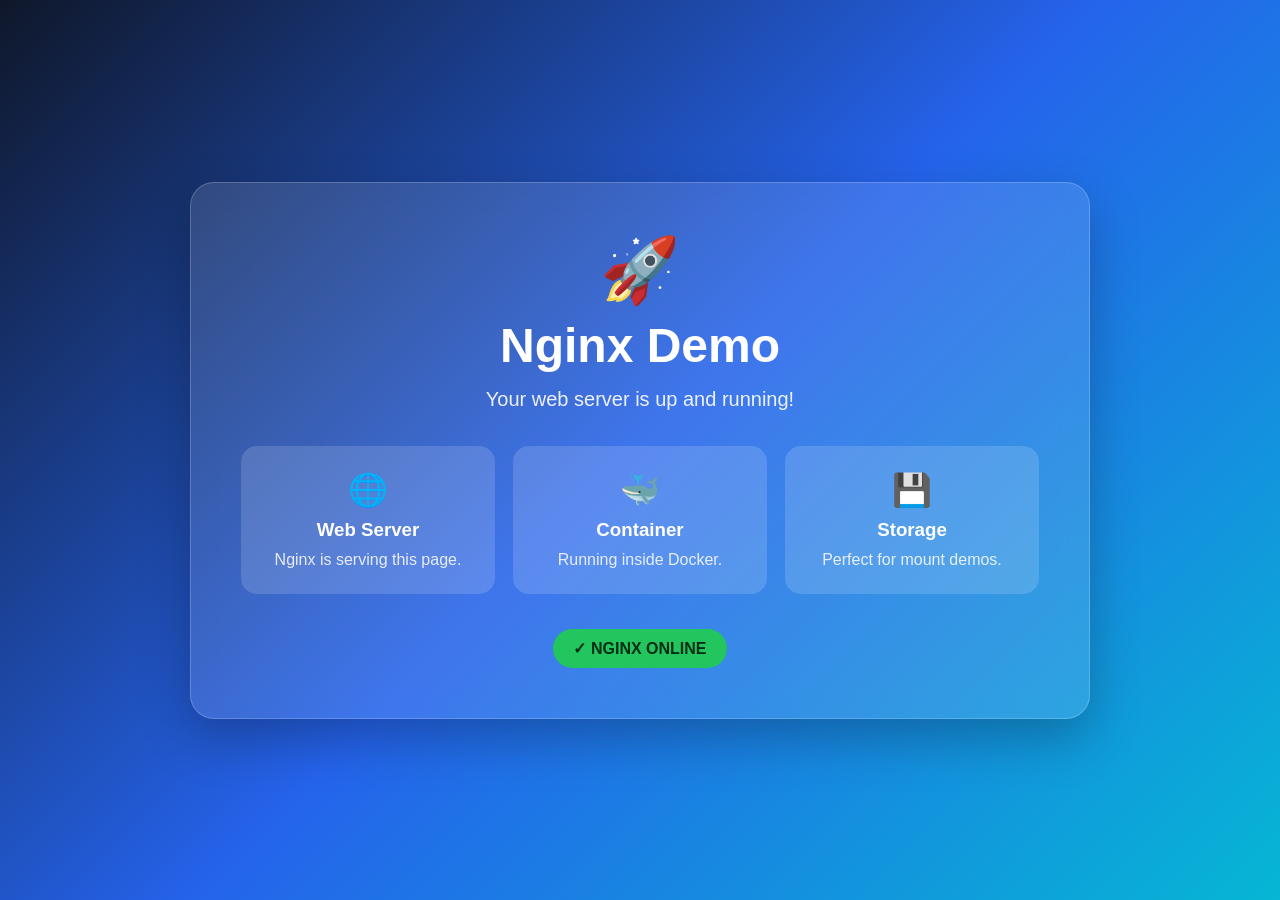
<file: nginx/index.html>
<!DOCTYPE html>
<html lang="en">
<head>
<meta charset="UTF-8">
<meta name="viewport" content="width=device-width, initial-scale=1.0">
<title>Nginx Demo</title>
<style>
*{box-sizing:border-box}body{margin:0;min-height:100vh;font-family:Arial,sans-serif;
background:linear-gradient(135deg,#0f172a,#2563eb,#06b6d4);color:white;
display:flex;align-items:center;justify-content:center}.container{width:90%;max-width:900px}
.hero{background:rgba(255,255,255,.12);backdrop-filter:blur(12px);border:1px solid rgba(255,255,255,.2);
border-radius:24px;padding:50px;text-align:center;box-shadow:0 20px 50px rgba(0,0,0,.25)}
.logo{font-size:64px;margin-bottom:10px}h1{margin:0;font-size:48px}.subtitle{font-size:20px;opacity:.9;margin:15px 0 35px}
.cards{display:grid;grid-template-columns:repeat(3,1fr);gap:18px}.card{background:rgba(255,255,255,.15);border-radius:16px;padding:25px 15px}
.card h3{margin:10px 0}.card p{margin:0;opacity:.85}.badge{display:inline-block;margin-top:35px;padding:10px 20px;
border-radius:999px;background:#22c55e;color:#052e16;font-weight:bold}
@media(max-width:650px){h1{font-size:36px}.hero{padding:30px 20px}.cards{grid-template-columns:1fr}}
</style>
</head>
<body>
<div class="container"><div class="hero">
<div class="logo">🚀</div><h1>Nginx Demo</h1>
<div class="subtitle">Your web server is up and running!</div>
<div class="cards">
<div class="card"><div style="font-size:32px">🌐</div><h3>Web Server</h3><p>Nginx is serving this page.</p></div>
<div class="card"><div style="font-size:32px">🐳</div><h3>Container</h3><p>Running inside Docker.</p></div>
<div class="card"><div style="font-size:32px">💾</div><h3>Storage</h3><p>Perfect for mount demos.</p></div>
</div>
<div class="badge">✓ NGINX ONLINE</div>
</div></div>
</body></html>
</file>
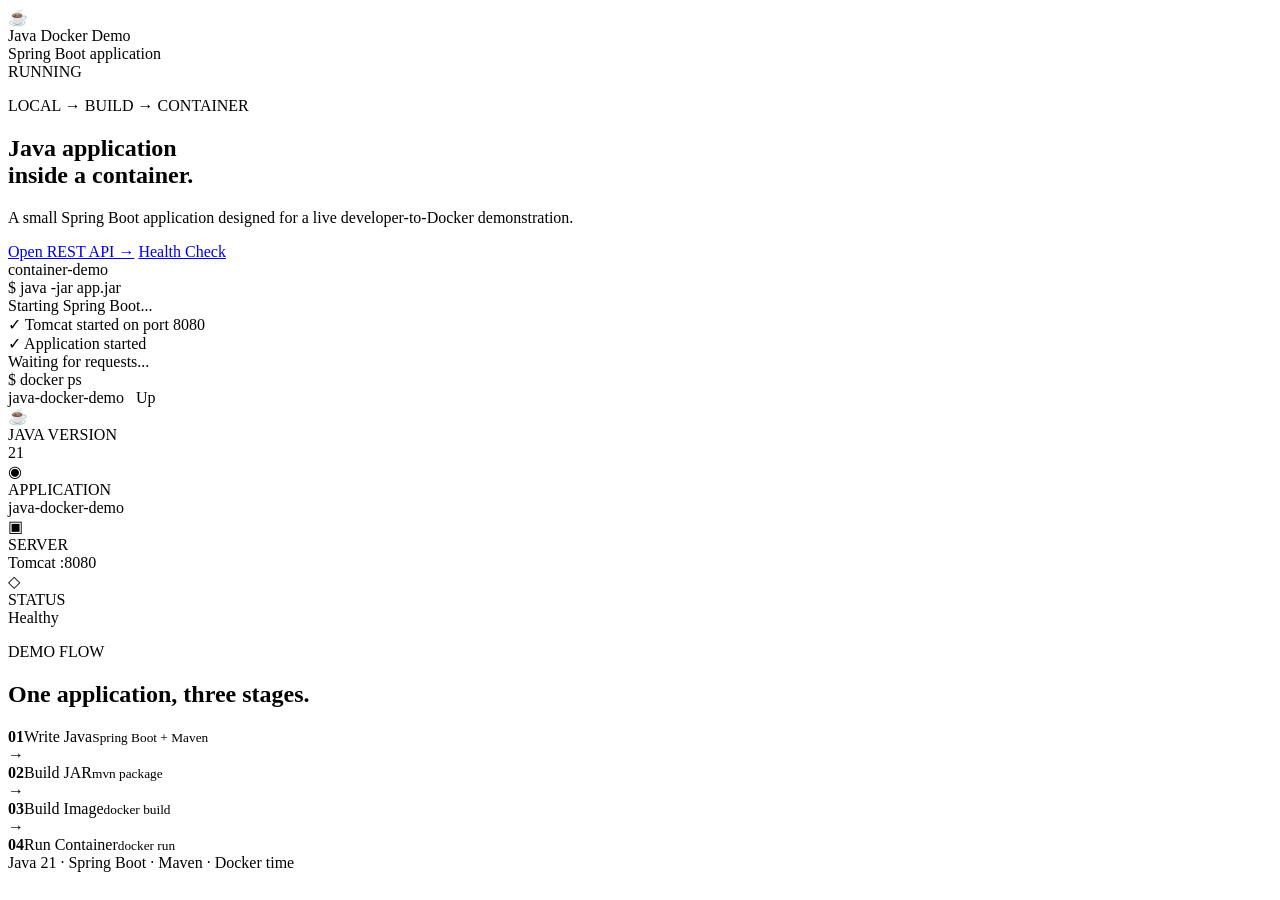
<file: javaapp/src/main/resources/templates/index.html>
<!DOCTYPE html>
<html lang="en" xmlns:th="http://www.thymeleaf.org">
<head>
    <meta charset="UTF-8">
    <meta name="viewport" content="width=device-width, initial-scale=1.0">
    <title>Java Docker Demo</title>
    <link rel="stylesheet" th:href="@{/css/style.css}">
</head>
<body>
<div class="page">
    <header class="topbar">
        <div class="brand">
            <div class="logo">☕</div>
            <div>
                <div class="brand-title">Java Docker Demo</div>
                <div class="brand-subtitle">Spring Boot application</div>
            </div>
        </div>
        <div class="badge"><span></span> RUNNING</div>
    </header>

    <main>
        <section class="hero">
            <div>
                <p class="eyebrow">LOCAL → BUILD → CONTAINER</p>
                <h1>Java application<br><strong>inside a container.</strong></h1>
                <p class="lead">
                    A small Spring Boot application designed for a live
                    developer-to-Docker demonstration.
                </p>
                <div class="actions">
                    <a class="button primary" href="/api/hello" target="_blank">Open REST API →</a>
                    <a class="button secondary" href="/actuator/health" target="_blank">Health Check</a>
                </div>
            </div>

            <div class="terminal">
                <div class="terminal-head">
                    <div class="dots"><i></i><i></i><i></i></div>
                    <span>container-demo</span>
                </div>
                <div class="terminal-body">
                    <div><span class="prompt">$</span> java -jar app.jar</div>
                    <div class="muted">Starting Spring Boot...</div>
                    <div class="success">✓ Tomcat started on port 8080</div>
                    <div class="success">✓ Application started</div>
                    <div class="muted">Waiting for requests...</div>
                    <div><span class="prompt">$</span> docker ps</div>
                    <div class="success">java-docker-demo&nbsp;&nbsp; Up</div>
                </div>
            </div>
        </section>

        <section class="cards">
            <div class="card">
                <div class="card-icon">☕</div>
                <div class="label">JAVA VERSION</div>
                <div class="value" th:text="${javaVersion}">21</div>
            </div>
            <div class="card">
                <div class="card-icon">◉</div>
                <div class="label">APPLICATION</div>
                <div class="value" th:text="${applicationName}">java-docker-demo</div>
            </div>
            <div class="card">
                <div class="card-icon">▣</div>
                <div class="label">SERVER</div>
                <div class="value">Tomcat :8080</div>
            </div>
            <div class="card">
                <div class="card-icon">◇</div>
                <div class="label">STATUS</div>
                <div class="value online">Healthy</div>
            </div>
        </section>

        <section class="architecture">
            <div>
                <p class="eyebrow">DEMO FLOW</p>
                <h2>One application, three stages.</h2>
            </div>
            <div class="flow">
                <div class="flow-item"><b>01</b><span>Write Java</span><small>Spring Boot + Maven</small></div>
                <div class="arrow">→</div>
                <div class="flow-item"><b>02</b><span>Build JAR</span><small>mvn package</small></div>
                <div class="arrow">→</div>
                <div class="flow-item"><b>03</b><span>Build Image</span><small>docker build</small></div>
                <div class="arrow">→</div>
                <div class="flow-item"><b>04</b><span>Run Container</span><small>docker run</small></div>
            </div>
        </section>

        <footer>
            <span>Java 21 · Spring Boot · Maven · Docker</span>
            <span th:text="${time}">time</span>
        </footer>
    </main>
</div>
</body>
</html>
</file>
